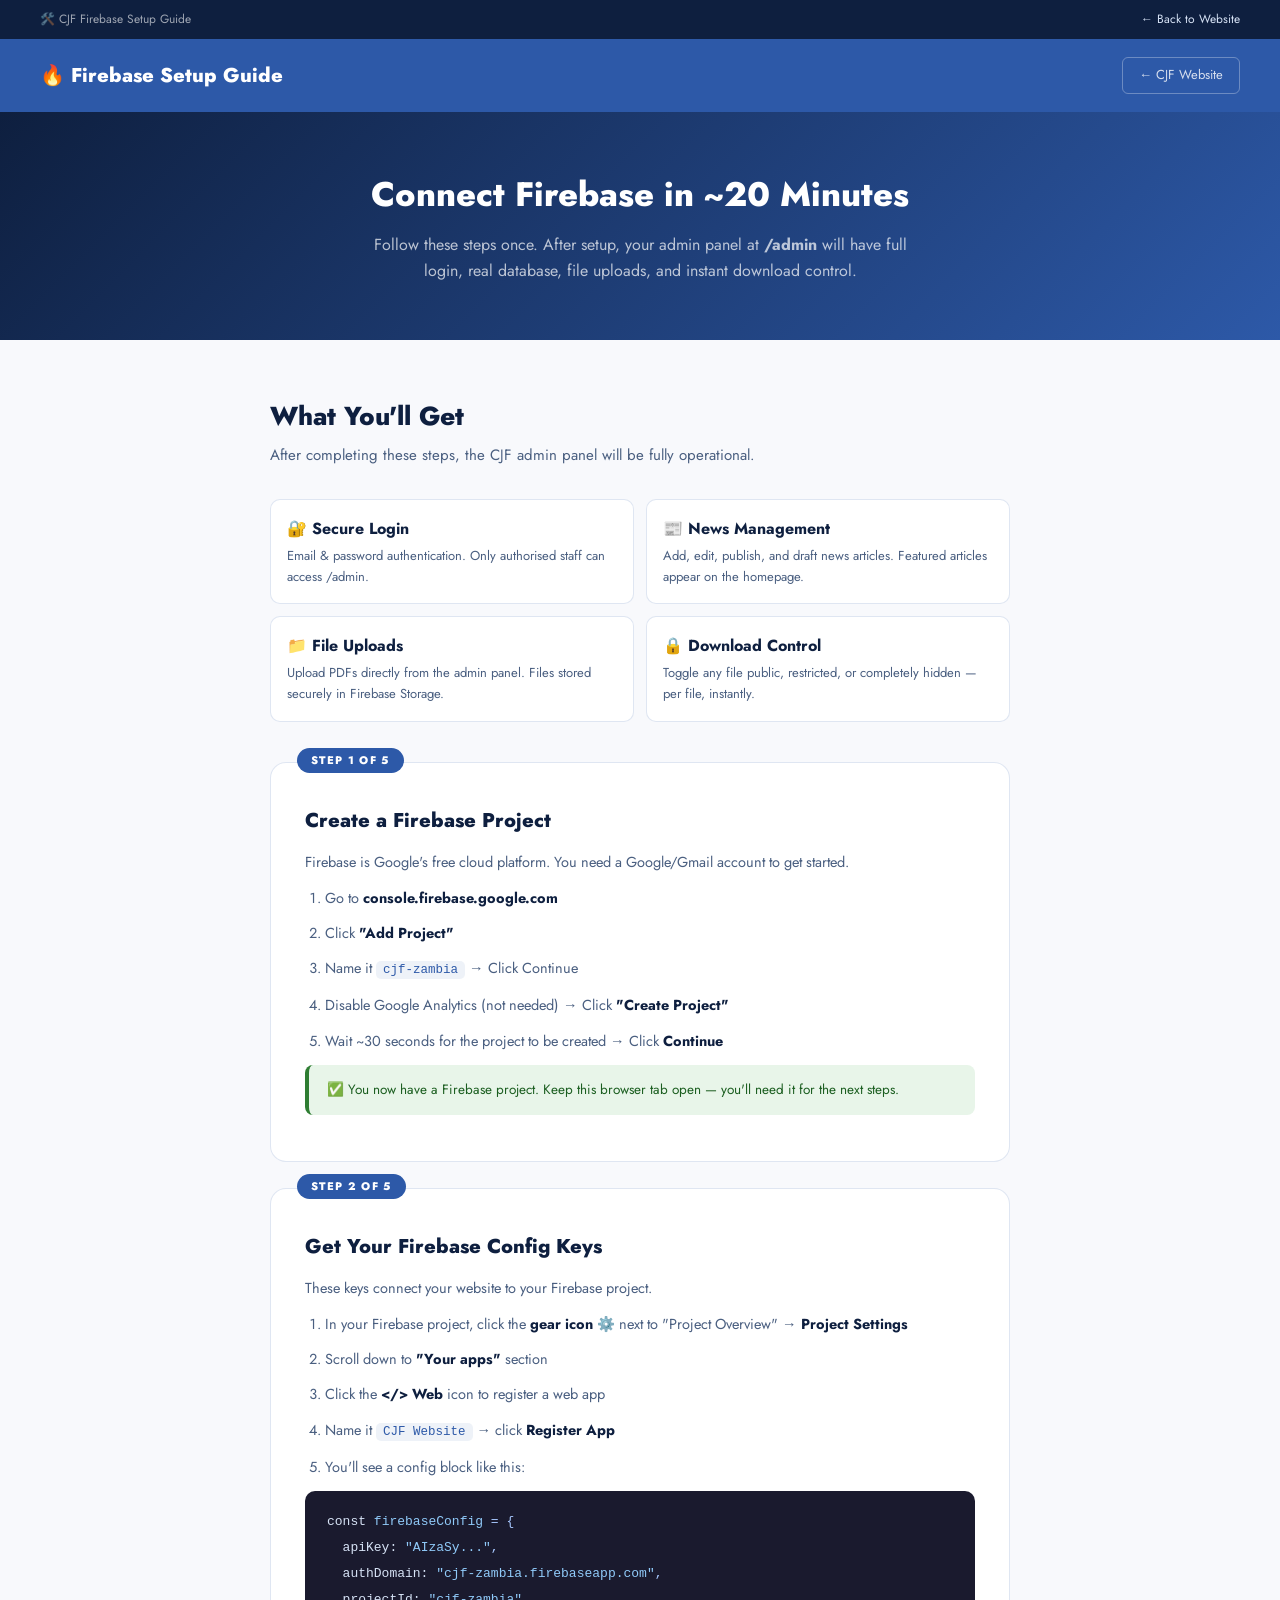
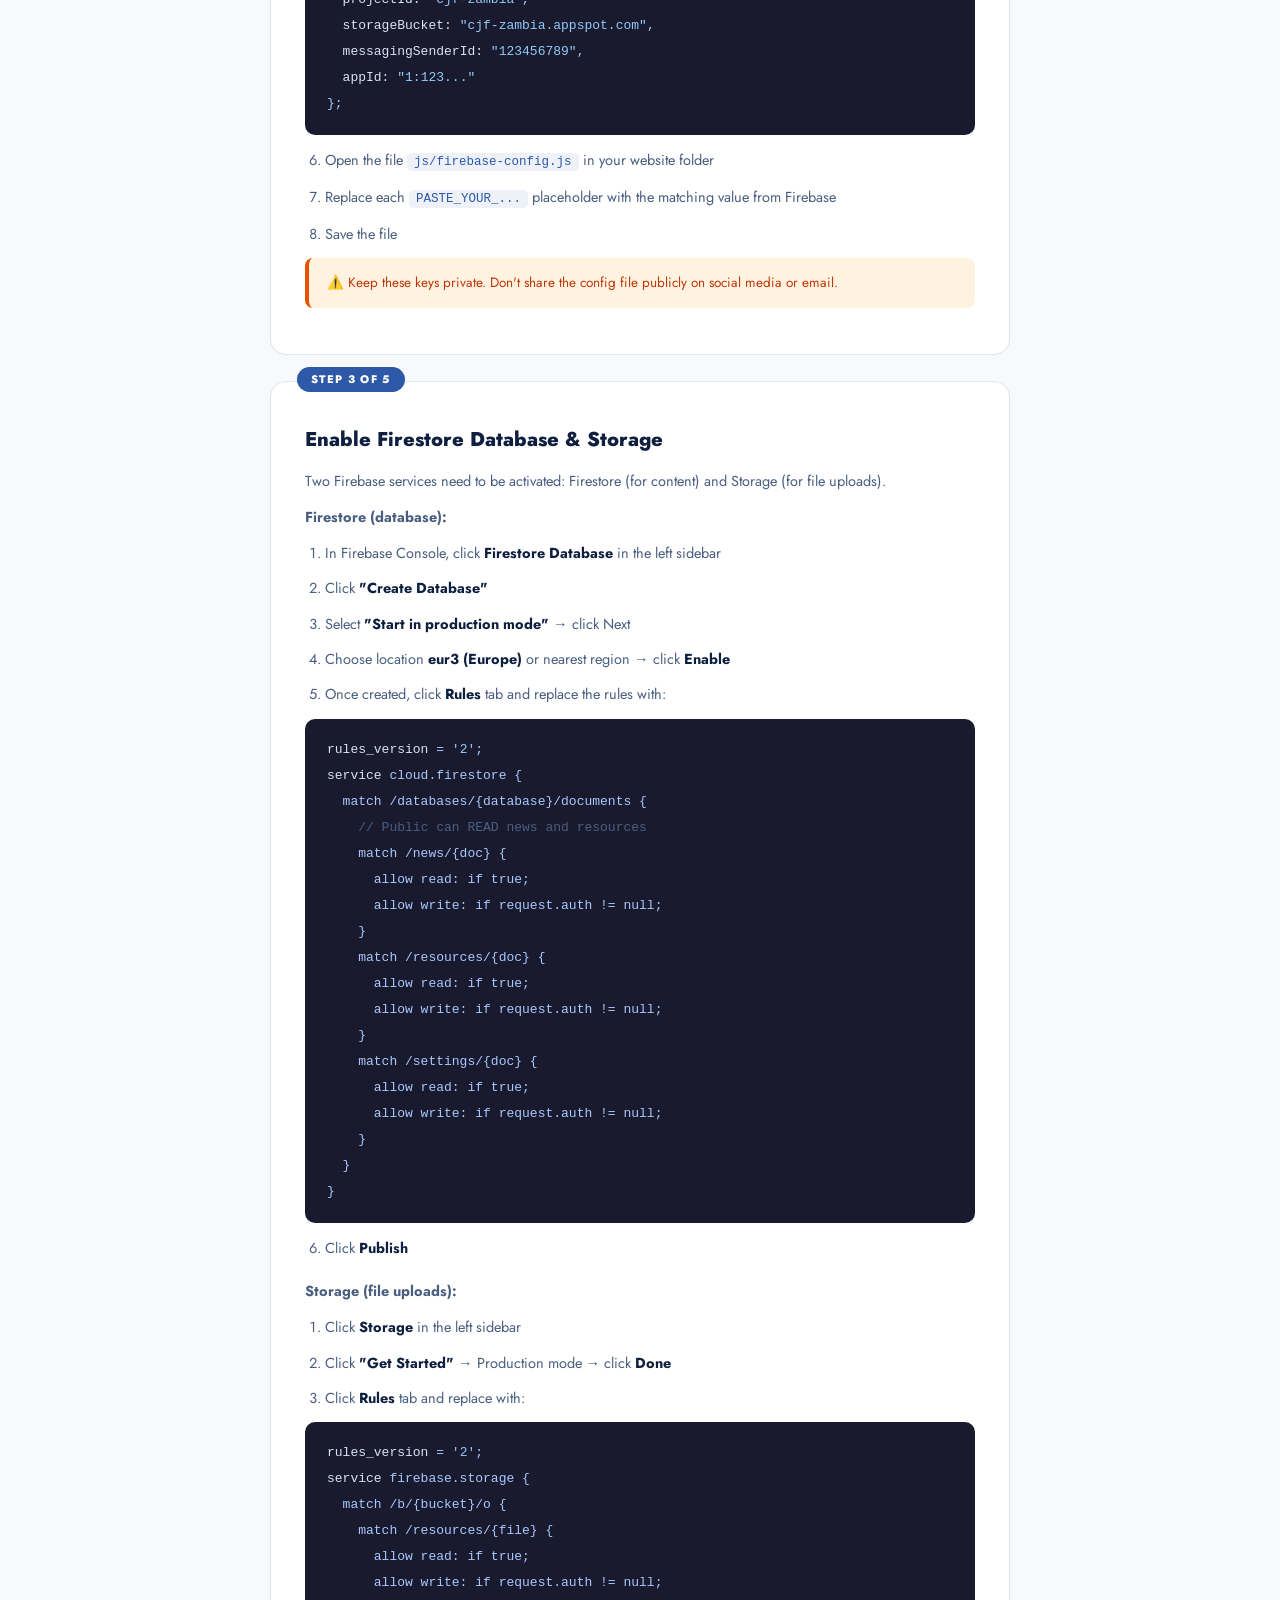
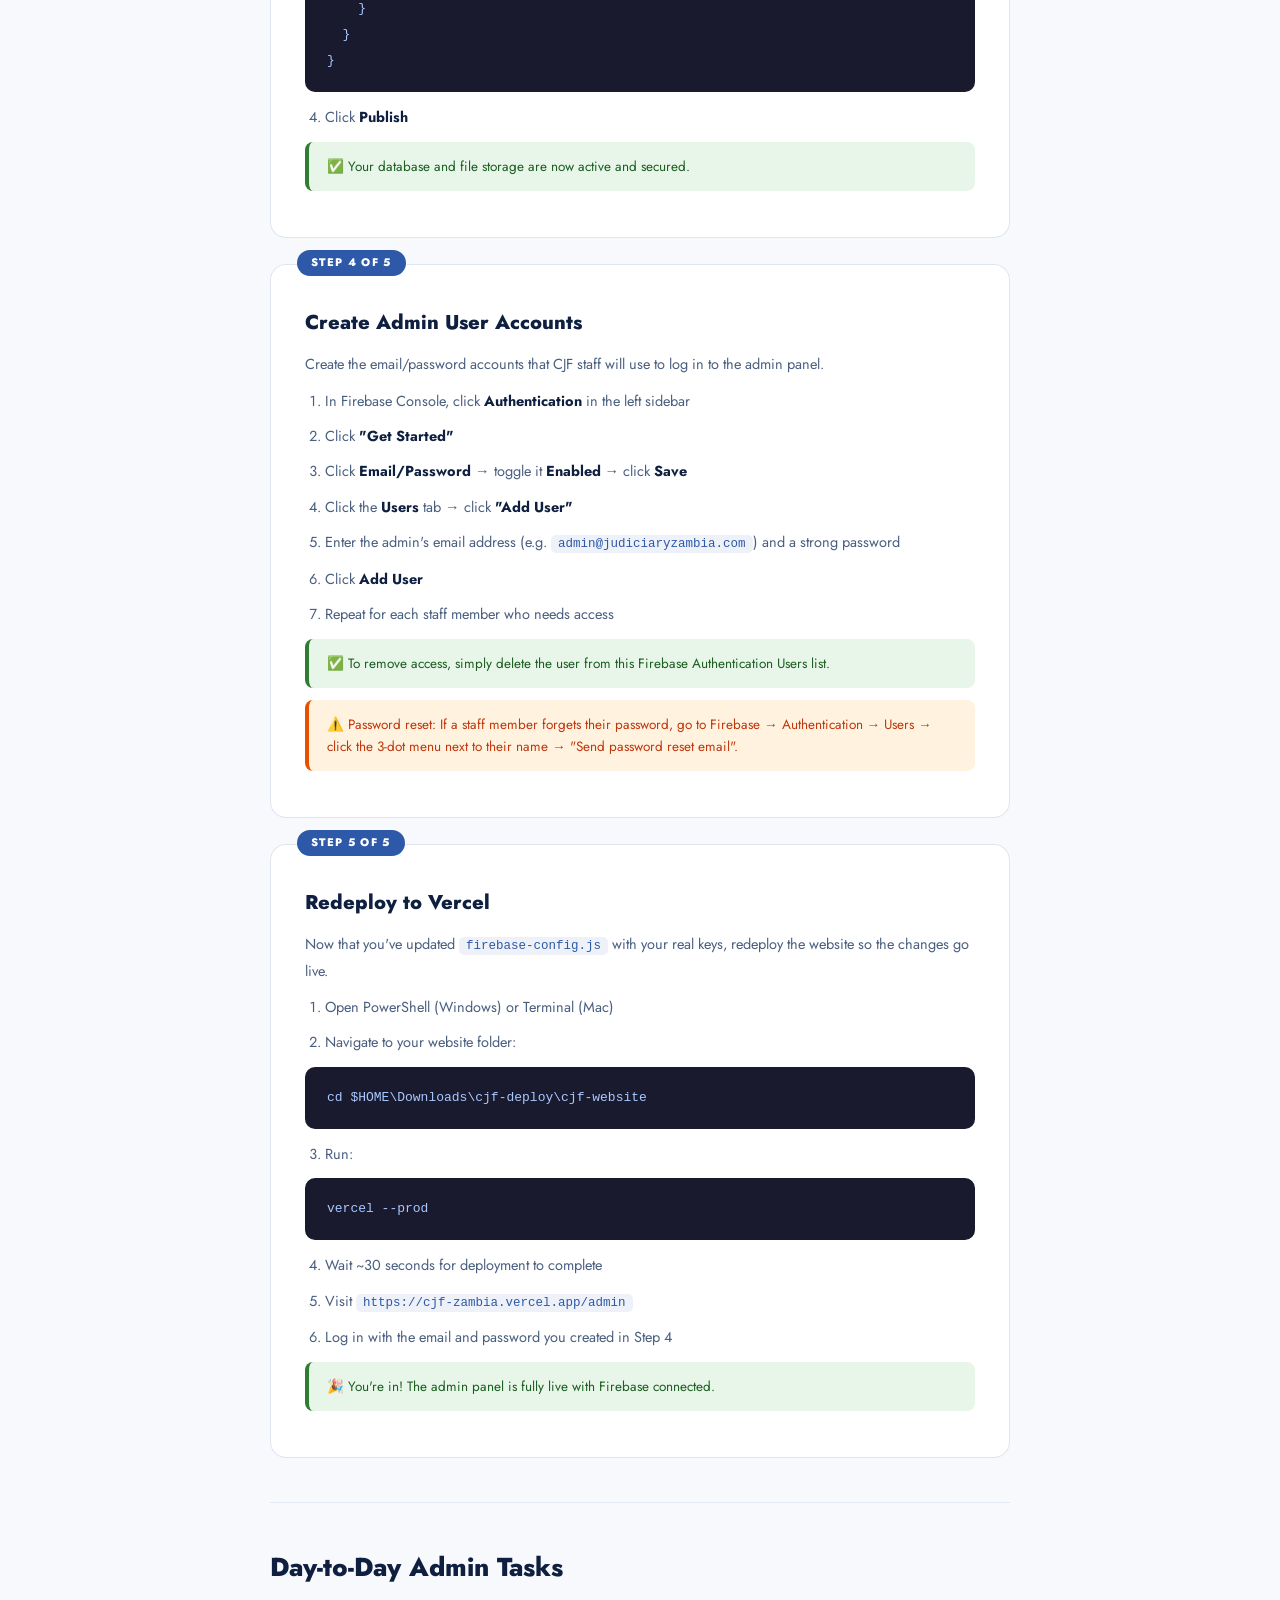
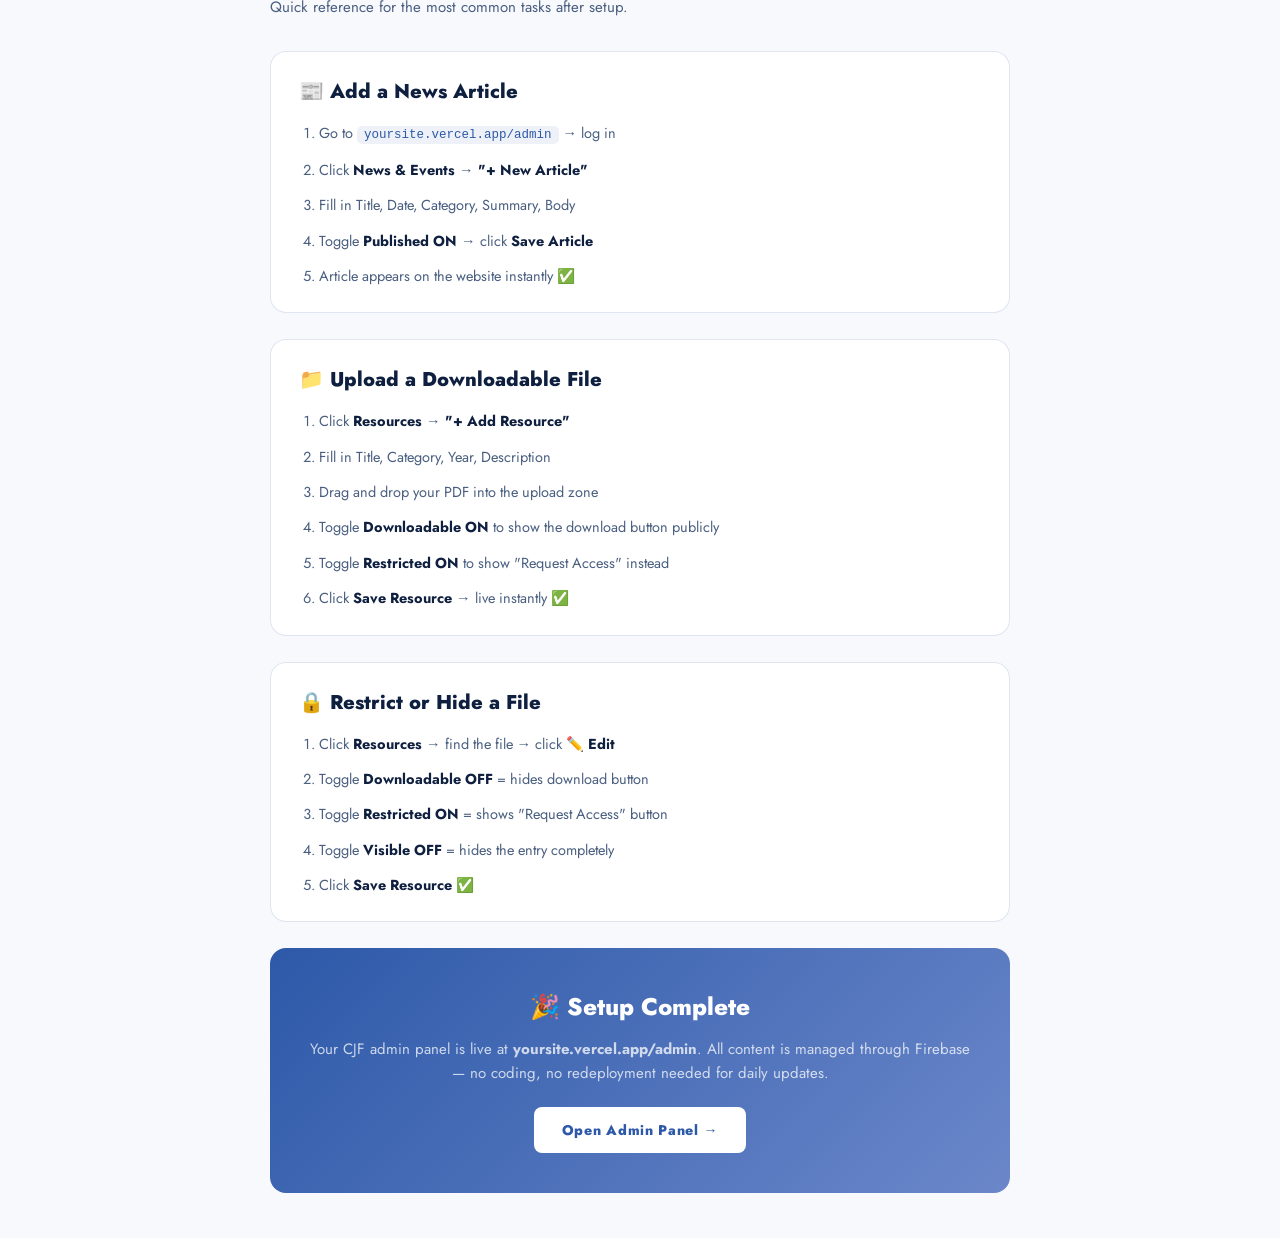
<file: setup.html>
<!DOCTYPE html>
<html lang="en">
<head>
  <meta charset="UTF-8"/><meta name="viewport" content="width=device-width, initial-scale=1.0"/>
  <title>CJF Firebase Setup Guide</title>
  <link href="https://fonts.googleapis.com/css2?family=Jost:wght@300;400;600;700;800&display=swap" rel="stylesheet"/>
  <style>
    :root{--blue:#2d59a8;--dark:#0e1f3f;--mid:#4a5f80;--light:#F0F4FB;--green:#2e7d32;--orange:#e65100}
    *{box-sizing:border-box;margin:0;padding:0}
    body{font-family:'Jost',sans-serif;background:#f8f9fc;color:var(--dark);line-height:1.6}
    .topbar{background:var(--dark);color:rgba(255,255,255,.6);padding:10px 40px;font-size:12px;display:flex;justify-content:space-between}
    .topbar a{color:#D6E2F5;text-decoration:none}
    header{background:var(--blue);padding:18px 40px;display:flex;align-items:center;justify-content:space-between}
    header h1{color:white;font-size:20px;font-weight:800}
    header a{color:rgba(255,255,255,.8);text-decoration:none;font-size:13px;border:1px solid rgba(255,255,255,.3);padding:7px 16px;border-radius:6px}
    .hero{background:linear-gradient(135deg,var(--dark),var(--blue));padding:56px 40px;text-align:center}
    .hero h2{font-size:34px;font-weight:800;color:white;margin-bottom:10px}
    .hero p{font-size:16px;color:rgba(255,255,255,.7);max-width:560px;margin:0 auto}
    .content{max-width:820px;margin:0 auto;padding:56px 40px}
    .step{background:white;border:1.5px solid rgba(45,89,168,.15);border-radius:16px;padding:34px;margin-bottom:26px;position:relative}
    .stepn{position:absolute;top:-15px;left:26px;background:var(--blue);color:white;font-size:11px;font-weight:800;letter-spacing:.12em;text-transform:uppercase;padding:4px 14px;border-radius:20px}
    .step h3{font-size:20px;font-weight:800;margin:8px 0 12px}
    .step p{font-size:14.5px;color:var(--mid);line-height:1.8;margin-bottom:10px}
    ol{padding-left:20px;display:flex;flex-direction:column;gap:10px;margin-top:4px}
    ol li{font-size:14.5px;color:var(--mid);line-height:1.75}
    ol li strong{color:var(--dark)}
    code{background:rgba(45,89,168,.08);color:var(--blue);padding:2px 7px;border-radius:5px;font-family:monospace;font-size:12.5px}
    .cblock{background:#1a1a2e;border-radius:10px;padding:18px 22px;margin:12px 0;font-family:monospace;font-size:13px;color:#a8c8ff;line-height:2;overflow-x:auto}
    .cblock .c{color:#4a5f80}.cblock .k{color:#D6E2F5}.cblock .v{color:#90caf9}
    .tip{background:#E8F5E9;border-left:4px solid var(--green);border-radius:8px;padding:14px 18px;margin:12px 0;font-size:13.5px;color:#1b5e20}
    .warn{background:#FFF3E0;border-left:4px solid var(--orange);border-radius:8px;padding:14px 18px;margin:12px 0;font-size:13.5px;color:#bf360c}
    .sec{font-size:26px;font-weight:800;margin:0 0 6px;color:var(--dark)}
    .secsub{font-size:15px;color:var(--mid);margin-bottom:32px}
    .div{height:1px;background:rgba(45,89,168,.1);margin:44px 0}
    .final{background:linear-gradient(135deg,var(--blue),#6b87ca);border-radius:16px;padding:40px;text-align:center;margin-top:16px}
    .final h3{color:white;font-size:24px;font-weight:800;margin-bottom:10px}
    .final p{color:rgba(255,255,255,.75);font-size:15px;margin-bottom:22px}
    .fbtn{display:inline-block;background:white;color:var(--blue);padding:12px 28px;border-radius:8px;text-decoration:none;font-weight:800;font-size:14px;letter-spacing:.05em}
    @media(max-width:640px){.content{padding:36px 20px}.hero{padding:36px 20px}.hero h2{font-size:24px}.topbar{flex-direction:column;gap:4px}}
  </style>
  <link rel="icon" type="image/x-icon" href="/favicon.ico"/>
  <!-- Google Analytics -->
  <script async src="https://www.googletagmanager.com/gtag/js?id=G-28GE8M2JST"></script>
  <script>window.dataLayer=window.dataLayer||[];function gtag(){dataLayer.push(arguments);}gtag('js',new Date());gtag('config','G-28GE8M2JST');</script>
</head>
<body>
<div class="topbar"><span>🛠️ CJF Firebase Setup Guide</span><a href="index.html">← Back to Website</a></div>
<header><h1>🔥 Firebase Setup Guide</h1><a href="index.html">← CJF Website</a></header>
<div class="hero">
  <h2>Connect Firebase in ~20 Minutes</h2>
  <p>Follow these steps once. After setup, your admin panel at <strong>/admin</strong> will have full login, real database, file uploads, and instant download control.</p>
</div>
<div class="content">

  <h2 class="sec">What You'll Get</h2>
  <p class="secsub">After completing these steps, the CJF admin panel will be fully operational.</p>

  <div style="display:grid;grid-template-columns:1fr 1fr;gap:12px;margin-bottom:40px">
    <div style="background:white;border:1.5px solid rgba(45,89,168,.15);border-radius:10px;padding:16px"><strong>🔐 Secure Login</strong><p style="font-size:13px;color:var(--mid);margin-top:4px">Email &amp; password authentication. Only authorised staff can access /admin.</p></div>
    <div style="background:white;border:1.5px solid rgba(45,89,168,.15);border-radius:10px;padding:16px"><strong>📰 News Management</strong><p style="font-size:13px;color:var(--mid);margin-top:4px">Add, edit, publish, and draft news articles. Featured articles appear on the homepage.</p></div>
    <div style="background:white;border:1.5px solid rgba(45,89,168,.15);border-radius:10px;padding:16px"><strong>📁 File Uploads</strong><p style="font-size:13px;color:var(--mid);margin-top:4px">Upload PDFs directly from the admin panel. Files stored securely in Firebase Storage.</p></div>
    <div style="background:white;border:1.5px solid rgba(45,89,168,.15);border-radius:10px;padding:16px"><strong>🔒 Download Control</strong><p style="font-size:13px;color:var(--mid);margin-top:4px">Toggle any file public, restricted, or completely hidden — per file, instantly.</p></div>
  </div>

  <!-- STEP 1 -->
  <div class="step">
    <span class="stepn">Step 1 of 5</span>
    <h3>Create a Firebase Project</h3>
    <p>Firebase is Google's free cloud platform. You need a Google/Gmail account to get started.</p>
    <ol>
      <li>Go to <strong>console.firebase.google.com</strong></li>
      <li>Click <strong>"Add Project"</strong></li>
      <li>Name it <code>cjf-zambia</code> → Click Continue</li>
      <li>Disable Google Analytics (not needed) → Click <strong>"Create Project"</strong></li>
      <li>Wait ~30 seconds for the project to be created → Click <strong>Continue</strong></li>
    </ol>
    <div class="tip">✅ You now have a Firebase project. Keep this browser tab open — you'll need it for the next steps.</div>
  </div>

  <!-- STEP 2 -->
  <div class="step">
    <span class="stepn">Step 2 of 5</span>
    <h3>Get Your Firebase Config Keys</h3>
    <p>These keys connect your website to your Firebase project.</p>
    <ol>
      <li>In your Firebase project, click the <strong>gear icon ⚙️</strong> next to "Project Overview" → <strong>Project Settings</strong></li>
      <li>Scroll down to <strong>"Your apps"</strong> section</li>
      <li>Click the <strong>&lt;/&gt; Web</strong> icon to register a web app</li>
      <li>Name it <code>CJF Website</code> → click <strong>Register App</strong></li>
      <li>You'll see a config block like this:</li>
    </ol>
    <div class="cblock">
<span class="k">const</span> <span class="v">firebaseConfig</span> = {<br/>
&nbsp;&nbsp;<span class="k">apiKey:</span> <span class="v">"AIzaSy..."</span>,<br/>
&nbsp;&nbsp;<span class="k">authDomain:</span> <span class="v">"cjf-zambia.firebaseapp.com"</span>,<br/>
&nbsp;&nbsp;<span class="k">projectId:</span> <span class="v">"cjf-zambia"</span>,<br/>
&nbsp;&nbsp;<span class="k">storageBucket:</span> <span class="v">"cjf-zambia.appspot.com"</span>,<br/>
&nbsp;&nbsp;<span class="k">messagingSenderId:</span> <span class="v">"123456789"</span>,<br/>
&nbsp;&nbsp;<span class="k">appId:</span> <span class="v">"1:123..."</span><br/>
};
    </div>
    <ol start="6">
      <li>Open the file <code>js/firebase-config.js</code> in your website folder</li>
      <li>Replace each <code>PASTE_YOUR_...</code> placeholder with the matching value from Firebase</li>
      <li>Save the file</li>
    </ol>
    <div class="warn">⚠️ Keep these keys private. Don't share the config file publicly on social media or email.</div>
  </div>

  <!-- STEP 3 -->
  <div class="step">
    <span class="stepn">Step 3 of 5</span>
    <h3>Enable Firestore Database &amp; Storage</h3>
    <p>Two Firebase services need to be activated: Firestore (for content) and Storage (for file uploads).</p>
    <p><strong>Firestore (database):</strong></p>
    <ol>
      <li>In Firebase Console, click <strong>Firestore Database</strong> in the left sidebar</li>
      <li>Click <strong>"Create Database"</strong></li>
      <li>Select <strong>"Start in production mode"</strong> → click Next</li>
      <li>Choose location <strong>eur3 (Europe)</strong> or nearest region → click <strong>Enable</strong></li>
      <li>Once created, click <strong>Rules</strong> tab and replace the rules with:</li>
    </ol>
    <div class="cblock">
<span class="k">rules_version</span> = <span class="v">'2'</span>;<br/>
<span class="k">service</span> cloud.firestore {<br/>
&nbsp;&nbsp;match /databases/{database}/documents {<br/>
&nbsp;&nbsp;&nbsp;&nbsp;<span class="c">// Public can READ news and resources</span><br/>
&nbsp;&nbsp;&nbsp;&nbsp;match /news/{doc} {<br/>
&nbsp;&nbsp;&nbsp;&nbsp;&nbsp;&nbsp;allow read: if true;<br/>
&nbsp;&nbsp;&nbsp;&nbsp;&nbsp;&nbsp;allow write: if request.auth != null;<br/>
&nbsp;&nbsp;&nbsp;&nbsp;}<br/>
&nbsp;&nbsp;&nbsp;&nbsp;match /resources/{doc} {<br/>
&nbsp;&nbsp;&nbsp;&nbsp;&nbsp;&nbsp;allow read: if true;<br/>
&nbsp;&nbsp;&nbsp;&nbsp;&nbsp;&nbsp;allow write: if request.auth != null;<br/>
&nbsp;&nbsp;&nbsp;&nbsp;}<br/>
&nbsp;&nbsp;&nbsp;&nbsp;match /settings/{doc} {<br/>
&nbsp;&nbsp;&nbsp;&nbsp;&nbsp;&nbsp;allow read: if true;<br/>
&nbsp;&nbsp;&nbsp;&nbsp;&nbsp;&nbsp;allow write: if request.auth != null;<br/>
&nbsp;&nbsp;&nbsp;&nbsp;}<br/>
&nbsp;&nbsp;}<br/>
}
    </div>
    <ol start="6"><li>Click <strong>Publish</strong></li></ol>

    <p style="margin-top:18px"><strong>Storage (file uploads):</strong></p>
    <ol>
      <li>Click <strong>Storage</strong> in the left sidebar</li>
      <li>Click <strong>"Get Started"</strong> → Production mode → click <strong>Done</strong></li>
      <li>Click <strong>Rules</strong> tab and replace with:</li>
    </ol>
    <div class="cblock">
<span class="k">rules_version</span> = <span class="v">'2'</span>;<br/>
<span class="k">service</span> firebase.storage {<br/>
&nbsp;&nbsp;match /b/{bucket}/o {<br/>
&nbsp;&nbsp;&nbsp;&nbsp;match /resources/{file} {<br/>
&nbsp;&nbsp;&nbsp;&nbsp;&nbsp;&nbsp;allow read: if true;<br/>
&nbsp;&nbsp;&nbsp;&nbsp;&nbsp;&nbsp;allow write: if request.auth != null;<br/>
&nbsp;&nbsp;&nbsp;&nbsp;}<br/>
&nbsp;&nbsp;}<br/>
}
    </div>
    <ol start="4"><li>Click <strong>Publish</strong></li></ol>
    <div class="tip">✅ Your database and file storage are now active and secured.</div>
  </div>

  <!-- STEP 4 -->
  <div class="step">
    <span class="stepn">Step 4 of 5</span>
    <h3>Create Admin User Accounts</h3>
    <p>Create the email/password accounts that CJF staff will use to log in to the admin panel.</p>
    <ol>
      <li>In Firebase Console, click <strong>Authentication</strong> in the left sidebar</li>
      <li>Click <strong>"Get Started"</strong></li>
      <li>Click <strong>Email/Password</strong> → toggle it <strong>Enabled</strong> → click <strong>Save</strong></li>
      <li>Click the <strong>Users</strong> tab → click <strong>"Add User"</strong></li>
      <li>Enter the admin's email address (e.g. <code>admin@judiciaryzambia.com</code>) and a strong password</li>
      <li>Click <strong>Add User</strong></li>
      <li>Repeat for each staff member who needs access</li>
    </ol>
    <div class="tip">✅ To remove access, simply delete the user from this Firebase Authentication Users list.</div>
    <div class="warn">⚠️ Password reset: If a staff member forgets their password, go to Firebase → Authentication → Users → click the 3-dot menu next to their name → "Send password reset email".</div>
  </div>

  <!-- STEP 5 -->
  <div class="step">
    <span class="stepn">Step 5 of 5</span>
    <h3>Redeploy to Vercel</h3>
    <p>Now that you've updated <code>firebase-config.js</code> with your real keys, redeploy the website so the changes go live.</p>
    <ol>
      <li>Open PowerShell (Windows) or Terminal (Mac)</li>
      <li>Navigate to your website folder:</li>
    </ol>
    <div class="cblock">cd $HOME\Downloads\cjf-deploy\cjf-website</div>
    <ol start="3"><li>Run:</li></ol>
    <div class="cblock">vercel --prod</div>
    <ol start="4">
      <li>Wait ~30 seconds for deployment to complete</li>
      <li>Visit <code>https://cjf-zambia.vercel.app/admin</code></li>
      <li>Log in with the email and password you created in Step 4</li>
    </ol>
    <div class="tip">🎉 You're in! The admin panel is fully live with Firebase connected.</div>
  </div>

  <div class="div"></div>

  <h2 class="sec">Day-to-Day Admin Tasks</h2>
  <p class="secsub">Quick reference for the most common tasks after setup.</p>

  <div class="step" style="padding:24px 28px">
    <h3 style="margin-top:0">📰 Add a News Article</h3>
    <ol><li>Go to <code>yoursite.vercel.app/admin</code> → log in</li><li>Click <strong>News &amp; Events</strong> → <strong>"+ New Article"</strong></li><li>Fill in Title, Date, Category, Summary, Body</li><li>Toggle <strong>Published ON</strong> → click <strong>Save Article</strong></li><li>Article appears on the website instantly ✅</li></ol>
  </div>
  <div class="step" style="padding:24px 28px">
    <h3 style="margin-top:0">📁 Upload a Downloadable File</h3>
    <ol><li>Click <strong>Resources</strong> → <strong>"+ Add Resource"</strong></li><li>Fill in Title, Category, Year, Description</li><li>Drag and drop your PDF into the upload zone</li><li>Toggle <strong>Downloadable ON</strong> to show the download button publicly</li><li>Toggle <strong>Restricted ON</strong> to show "Request Access" instead</li><li>Click <strong>Save Resource</strong> → live instantly ✅</li></ol>
  </div>
  <div class="step" style="padding:24px 28px">
    <h3 style="margin-top:0">🔒 Restrict or Hide a File</h3>
    <ol><li>Click <strong>Resources</strong> → find the file → click <strong>✏️ Edit</strong></li><li>Toggle <strong>Downloadable OFF</strong> = hides download button</li><li>Toggle <strong>Restricted ON</strong> = shows "Request Access" button</li><li>Toggle <strong>Visible OFF</strong> = hides the entry completely</li><li>Click <strong>Save Resource</strong> ✅</li></ol>
  </div>

  <div class="final">
    <h3>🎉 Setup Complete</h3>
    <p>Your CJF admin panel is live at <strong>yoursite.vercel.app/admin</strong>. All content is managed through Firebase — no coding, no redeployment needed for daily updates.</p>
    <a href="admin/index.html" class="fbtn">Open Admin Panel →</a>
  </div>

</div>
</body>
</html>
</file>
